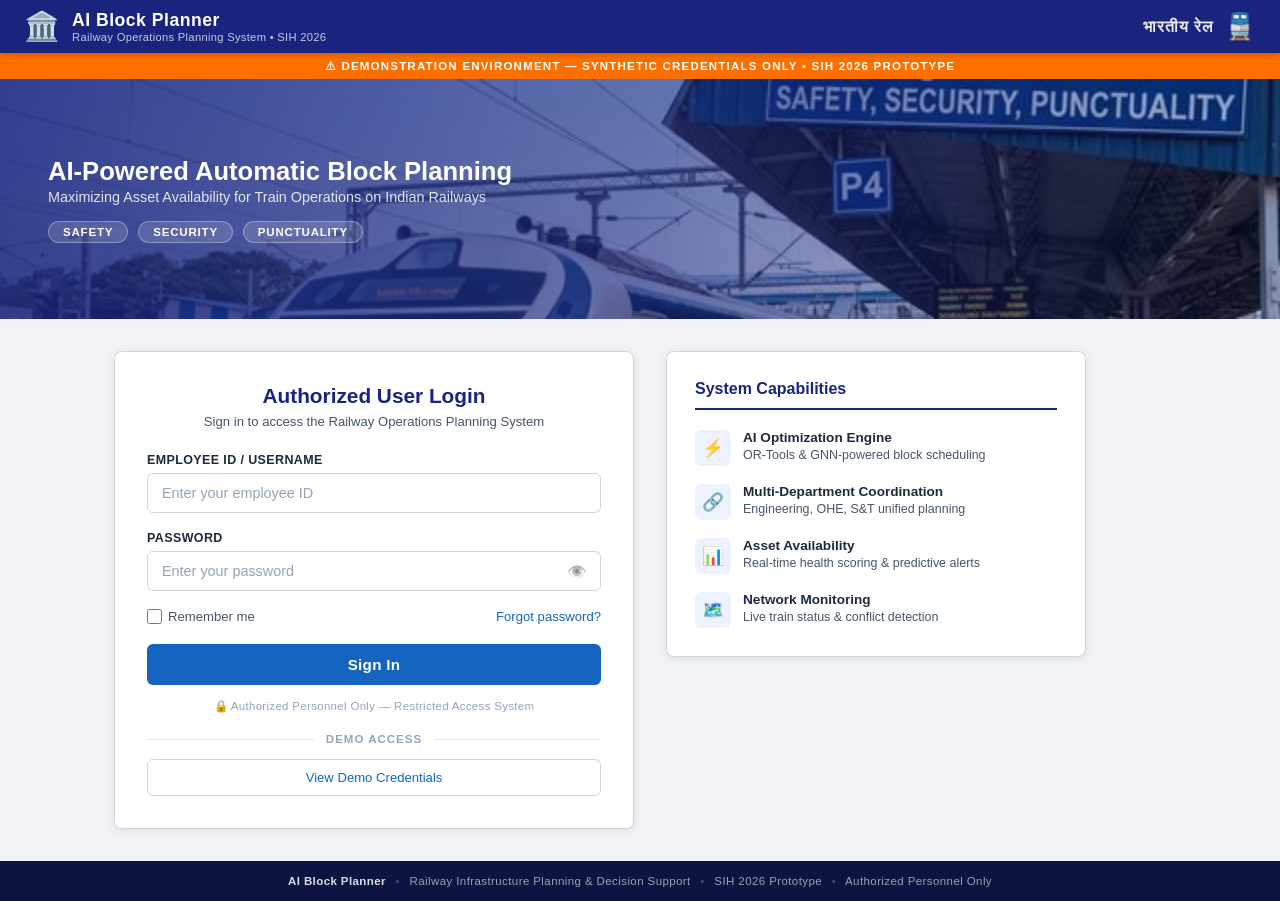
<file: index.html>
<!DOCTYPE html>
<html lang="en">
<head>
    <meta charset="UTF-8">
    <meta name="viewport" content="width=device-width, initial-scale=1.0">
    <title>AI Block Planner — Railway Operations Planning System | SIH 2026</title>
    <link rel="stylesheet" href="styles.css?v=2">
    <link rel="stylesheet" href="network-control.css?v=2">
</head>
<body>

    <!-- Government Sidebar Navigation -->
    <nav class="global-nav">
        <div class="sidebar-header">
            <div class="sidebar-logo">IR</div>
            <div>
                <div class="sidebar-title">AI Block Planner</div>
                <div class="sidebar-subtitle">SIH 2026 Prototype</div>
            </div>
        </div>

        <div class="sidebar-section-label">Main</div>
        <div class="nav-item active" id="nav-dashboard" title="Dashboard" onclick="switchPage('dashboard')">
            <span class="nav-icon">📊</span>
            <span class="nav-label">Dashboard</span>
        </div>

        <div class="sidebar-section-label">Maintenance</div>
        <div class="nav-item" id="nav-maintenance" title="Maintenance Tasks" onclick="switchPage('maintenance')">
            <span class="nav-icon">🔧</span>
            <span class="nav-label">Maintenance Tasks</span>
        </div>
        <div class="nav-item" id="nav-defects" title="Defect Log" onclick="switchPage('defects')">
            <span class="nav-icon">⚠</span>
            <span class="nav-label">Defect Log</span>
        </div>
        <div class="nav-item" id="nav-assets" title="Asset Inventory" onclick="switchPage('assets')">
            <span class="nav-icon">🛤</span>
            <span class="nav-label">Asset Inventory</span>
        </div>

        <div class="sidebar-section-label">Monitoring</div>
        <div class="nav-item" id="nav-network" title="Live Railway Network" onclick="switchPage('network')">
            <span class="nav-icon">🌐</span>
            <span class="nav-label">Network Control</span>
        </div>
    </nav>

    <div class="app-content-wrapper">

        <!-- Government Utility Bar -->
        <div class="gov-utility-bar">
            <div class="gov-utility-left">
                Railway Operations Planning System — SIH 2026 Prototype
            </div>
            <div class="gov-utility-right">
                <a href="#">Help</a>
                <span>|</span>
                <a href="#">Contact</a>
                <span>|</span>
                <span id="headerDateTime"></span>
            </div>
        </div>

        <!-- App Header -->
        <header class="app-header">
            <div class="logo-container">
                <div class="logo-text">
                    <h1>AI Block Planner</h1>
                    <p>Automatic Block Planning & Asset Availability Management</p>
                </div>
            </div>

            <div class="header-right">
                <div class="header-status">
                    <span class="status-pulse"></span>
                    <span>System Operational</span>
                </div>
                <button class="btn-secondary" onclick="location.reload()">↻ Refresh</button>
                <div id="userProfile"></div>
            </div>
        </header>

    <!-- Page: Dashboard -->
    <div id="page-dashboard" class="page-view active-page">
        <main class="dashboard-container">

        <!-- Left Sidebar - Controls & Ingestion -->
        <aside class="sidebar">

            <!-- Controls Panel -->
            <section class="glass-panel">
                <h3 class="control-title">AI Solver Console</h3>

                <div class="slider-group">
                    <div class="slider-label">
                        <span>Punctuality Weight (w1)</span>
                        <span id="w1Val">70%</span>
                    </div>
                    <input type="range" id="w1Slider" min="0" max="100" value="70" class="slider-input">
                </div>

                <div class="slider-group">
                    <div class="slider-label">
                        <span>Maintenance Weight (w3)</span>
                        <span id="w3Val">30%</span>
                    </div>
                    <input type="range" id="w3Slider" min="0" max="100" value="30" class="slider-input">
                </div>

                <div style="margin-bottom: 20px;">
                    <label style="display: block; font-size: 0.78rem; color: var(--text-muted); margin-bottom: 6px; font-weight: 600;">AI Optimization Model</label>
                    <select style="width:100%; padding: 10px; background: #ffffff; border: 1px solid var(--border-color); border-radius: 5px; color: var(--text-main); font-family: var(--font-body); outline: none; font-size: 0.85rem;">
                        <option value="milp">Google OR-Tools CP-SAT (MILP)</option>
                        <option value="rl">Deep Q-Network (Real-time RL)</option>
                        <option value="ga">Hybrid Genetic Algorithm</option>
                    </select>
                </div>

                <button class="btn-primary" id="optButton">
                    <span>⚡</span> Run AI Optimization
                </button>
            </section>

            <!-- Pending Maintenance Requests -->
            <section class="glass-panel" style="flex-grow: 1;">
                <h3 class="control-title">
                    <span>Pending Block Requests (3)</span>
                    <span style="font-size: 0.72rem; color: var(--success); font-weight: 500;">● Live Feed</span>
                </h3>

                <div class="requests-list">
                    <div class="request-card engg">
                        <div class="request-header">
                            <span class="dept-badge">Civil Engg</span>
                            <span>BLK-001</span>
                        </div>
                        <h4 class="request-title">Track Tamping (CSM-49)</h4>
                        <div class="request-details">
                            <span>Sec: KJM - WFD</span>
                            <span style="color: var(--danger);">10:00 - 13:00</span>
                        </div>
                    </div>

                    <div class="request-card ohe">
                        <div class="request-header">
                            <span class="dept-badge">Elec / TRD</span>
                            <span>BLK-002</span>
                        </div>
                        <h4 class="request-title">OHE Wire Replacement</h4>
                        <div class="request-details">
                            <span>Sec: KJM - WFD</span>
                            <span style="color: var(--danger);">11:30 - 13:30</span>
                        </div>
                    </div>

                    <div class="request-card st">
                        <div class="request-header">
                            <span class="dept-badge">S&T</span>
                            <span>BLK-003</span>
                        </div>
                        <h4 class="request-title">Point Machine Testing</h4>
                        <div class="request-details">
                            <span>Sec: WFD Yard</span>
                            <span style="color: var(--danger);">15:00 - 16:30</span>
                        </div>
                    </div>
                </div>
            </section>
        </aside>

        <!-- Right Side - Visualizer & Logs -->
        <div class="main-content">

            <!-- Metrics Bar -->
            <div class="metrics-row">
                <div class="glass-panel metric-card">
                    <div class="metric-header">Train Delay Minutes</div>
                    <div class="metric-value" id="kpiDelayVal">
                        165m
                    </div>
                    <div class="metric-change" id="kpiDelayChg">Base</div>
                    <div class="metric-footer">Across SBC-BWT division today</div>
                </div>

                <div class="glass-panel metric-card engg">
                    <div class="metric-header">Block Sync Efficiency</div>
                    <div class="metric-value" id="kpiEffVal">
                        58.0%
                    </div>
                    <div class="metric-change" id="kpiEffChg">Base</div>
                    <div class="metric-footer">Overlapping block integration rate</div>
                </div>

                <div class="glass-panel metric-card ohe">
                    <div class="metric-header">Asset Availability Index</div>
                    <div class="metric-value" id="kpiAvailVal">
                        94.2%
                    </div>
                    <div class="metric-change" id="kpiAvailChg">Base</div>
                    <div class="metric-footer">Target: >95.0% for track corridor</div>
                </div>

                <div class="glass-panel metric-card st">
                    <div class="metric-header">Scheduled Maintenance</div>
                    <div class="metric-value" id="kpiBlocksVal">
                        3 Siloed
                    </div>
                    <div style="font-size: 0.82rem; color: var(--text-muted); margin-top: 4px;">Planned slots on route</div>
                    <div class="metric-footer">S&T, Civil, and OHE slots</div>
                </div>
            </div>

            <!-- Time Space String Chart Visualizer -->
            <section class="glass-panel chart-container">
                <div class="chart-header">
                    <h3 style="font-family: var(--font-heading); font-size: 1.1rem; font-weight:600; color: var(--text-main);">Time-Space String Chart (Live Dispatch Console)</h3>

                    <div class="chart-legend">
                        <div class="legend-item">
                            <span class="legend-line" style="background: #10b981;"></span>
                            <span>Vande Bharat/Rajdhani</span>
                        </div>
                        <div class="legend-item">
                            <span class="legend-line" style="background: #38bdf8;"></span>
                            <span>Superfast/Express</span>
                        </div>
                        <div class="legend-item">
                            <span class="legend-line" style="background: #9ca3af; border-top: 1px dashed #9ca3af; height: 0;"></span>
                            <span>Freight Cargo</span>
                        </div>
                        <div class="legend-item">
                            <span class="legend-color" style="background: var(--engg-color);"></span>
                            <span>Track Block</span>
                        </div>
                        <div class="legend-item">
                            <span class="legend-color" style="background: var(--ohe-color);"></span>
                            <span>OHE Block</span>
                        </div>
                        <div class="legend-item">
                            <span class="legend-color" style="background: var(--st-color);"></span>
                            <span>S&T Block</span>
                        </div>
                    </div>
                </div>

                <!-- Solver Overlay during optimization -->
                <div class="solver-overlay" id="solverOverlay">
                    <div class="spinner"></div>
                    <div class="solver-text">Running AI Optimization Engine...</div>
                </div>

                <!-- SVG Plot Area -->
                <svg id="timeSpaceChart" viewBox="0 0 900 500" class="time-space-svg"></svg>
            </section>

            <!-- Logs & Alerts Bottom Row -->
            <div class="logs-container">

                <!-- Conflict Alerts -->
                <section class="glass-panel" style="display: flex; flex-direction: column;">
                    <h3 class="control-title" style="margin-bottom:12px;">Conflict Detection Alerts</h3>
                    <div class="alert-board" id="alertList">
                    </div>
                </section>

                <!-- Terminal Execution Log -->
                <section class="glass-panel" style="display: flex; flex-direction: column;">
                    <h3 class="control-title" style="margin-bottom:12px;">System Terminal Output</h3>
                    <div class="terminal-log" id="terminalLog">
                    </div>
                </section>

            </div>

        </div>

        </main>
    </div> <!-- End Page: Dashboard -->

    <!-- Page: Maintenance -->
    <div id="page-maintenance" class="page-view">
        <div class="page-header" style="display: flex; justify-content: space-between; align-items: center; padding: 24px 28px 12px 28px;">
            <div>
                <h2 style="color: var(--text-main); font-family: var(--font-heading); font-size: 1.4rem; margin-bottom: 4px;">Maintenance Planning Register</h2>
                <p style="color: var(--text-muted); font-size: 0.82rem;">Manage engineering, OHE, and S&T maintenance activities.</p>
            </div>
            <div class="page-actions">
                <button class="btn-primary" onclick="openMaintenanceModal()">+ New Request</button>
            </div>
        </div>

        <div style="padding: 0 28px 28px 28px; display: flex; flex-direction: column; gap: 16px;">
            <div class="glass-panel" style="display: flex; justify-content: space-between; align-items: center; padding: 12px 18px;">
                <div style="display: flex; gap: 12px;">
                    <input type="text" id="maintenanceSearch" placeholder="Search tasks..." style="padding: 8px 14px; border-radius: 5px; background: #ffffff; border: 1px solid var(--border-color); color: var(--text-main); width: 240px; font-family: var(--font-body); font-size: 0.85rem;">
                    <select id="maintenanceDeptFilter" style="padding: 8px 14px; border-radius: 5px; background: #ffffff; border: 1px solid var(--border-color); color: var(--text-main); font-family: var(--font-body); font-size: 0.85rem;">
                        <option value="all">All Departments</option>
                        <option value="Engineering">Civil Engineering</option>
                        <option value="Traction Distribution">Electrical (TRD)</option>
                        <option value="Signal & Telecommunication">S&T</option>
                    </select>
                </div>
                <button class="btn-secondary" onclick="recalculatePriorities()">Recalculate Priorities</button>
            </div>

            <div class="table-container">
                <table class="data-table" w-100>
                    <thead>
                        <tr>
                            <th>Task ID</th>
                            <th>Department</th>
                            <th>Work Type</th>
                            <th>Location</th>
                            <th>Duration</th>
                            <th>Priority Score</th>
                            <th>Status</th>
                            <th>Actions</th>
                        </tr>
                    </thead>
                    <tbody id="maintenance-tbody">
                        <tr><td colspan="8" style="text-align: center; padding: 20px;">Loading maintenance tasks...</td></tr>
                    </tbody>
                </table>
            </div>
        </div>
    </div>

    <!-- Page: Defects -->
    <div id="page-defects" class="page-view">
        <div class="page-header" style="display: flex; justify-content: space-between; align-items: center; padding: 24px 28px 12px 28px;">
            <div>
                <h2 style="color: var(--text-main); font-family: var(--font-heading); font-size: 1.4rem; margin-bottom: 4px;">Defect Management Register</h2>
                <p style="color: var(--text-muted); font-size: 0.82rem;">Track and address infrastructure defects reported across the network.</p>
            </div>
            <div class="page-actions">
                <button class="btn-primary" onclick="openDefectModal()">+ Report Defect</button>
            </div>
        </div>

        <div style="padding: 0 28px 28px 28px; display: flex; flex-direction: column; gap: 16px;">
            <div class="glass-panel" style="display: flex; justify-content: space-between; align-items: center; padding: 12px 18px;">
                <div style="display: flex; gap: 12px;">
                    <input type="text" id="defectSearch" placeholder="Search defects..." style="padding: 8px 14px; border-radius: 5px; background: #ffffff; border: 1px solid var(--border-color); color: var(--text-main); width: 240px; font-family: var(--font-body); font-size: 0.85rem;">
                </div>
            </div>

            <div class="table-container">
                <table class="data-table" w-100>
                    <thead>
                        <tr>
                            <th>Defect ID</th>
                            <th>Description</th>
                            <th>Corridor</th>
                            <th>Severity</th>
                            <th>Status</th>
                            <th>Date Reported</th>
                            <th>Actions</th>
                        </tr>
                    </thead>
                    <tbody id="defects-tbody">
                        <tr><td colspan="7" style="text-align: center; padding: 20px;">Loading defect logs...</td></tr>
                    </tbody>
                </table>
            </div>
        </div>
    </div>

    <!-- Page: Assets -->
    <div id="page-assets" class="page-view">
        <div class="page-header" style="display: flex; justify-content: space-between; align-items: center; padding: 24px 28px 12px 28px;">
            <div>
                <h2 style="color: var(--text-main); font-family: var(--font-heading); font-size: 1.4rem; margin-bottom: 4px;">Asset Inventory Register</h2>
                <p style="color: var(--text-muted); font-size: 0.82rem;">Manage track sections, OHE infrastructure, and signaling points.</p>
            </div>
        </div>

        <div style="padding: 0 28px 28px 28px; display: flex; flex-direction: column; gap: 16px;">
            <div class="glass-panel" style="display: flex; justify-content: space-between; align-items: center; padding: 12px 18px;">
                <div style="display: flex; gap: 12px;">
                    <input type="text" id="assetSearch" placeholder="Search assets..." style="padding: 8px 14px; border-radius: 5px; background: #ffffff; border: 1px solid var(--border-color); color: var(--text-main); width: 240px; font-family: var(--font-body); font-size: 0.85rem;">
                    <select id="assetTypeFilter" style="padding: 8px 14px; border-radius: 5px; background: #ffffff; border: 1px solid var(--border-color); color: var(--text-main); font-family: var(--font-body); font-size: 0.85rem;">
                        <option value="all">All Asset Types</option>
                        <option value="Track Section">Track Section</option>
                        <option value="OHE">OHE</option>
                        <option value="Signal Point">Signal Point</option>
                    </select>
                </div>
            </div>

            <div class="table-container">
                <table class="data-table" w-100>
                    <thead>
                        <tr>
                            <th>Asset ID</th>
                            <th>Type</th>
                            <th>Location</th>
                            <th>Health Score</th>
                            <th>Last Maintained</th>
                        </tr>
                    </thead>
                    <tbody id="assets-tbody">
                        <tr><td colspan="5" style="text-align: center; padding: 20px;">Loading assets...</td></tr>
                    </tbody>
                </table>
            </div>
        </div>
    </div>

    <!-- Page: Network Control -->
    <div id="page-network" class="page-view">
        <div class="nc-page-header">
            <h2>Railway Network Control <span class="nc-live-badge">Live</span></h2>
        </div>

        <div class="nc-layout">
            <!-- Left: Train Cards -->
            <div class="nc-train-list">
                <div class="nc-train-list-header">
                    <h3>Live Train Status</h3>
                </div>
                <div id="nc-train-cards"></div>
            </div>

            <!-- Center: Map -->
            <div class="nc-map-area">
                <div class="nc-map-header">
                    <h3>◉ Network Map</h3>
                </div>
                <div class="nc-map-container" id="nc-map-container">
                    <!-- Pan/Zoom SVG map injected dynamically by network-control.js -->
                </div>

            </div>

            <!-- Right: Overview + Conflicts -->
            <div class="nc-right-col">
                <div class="nc-overview">
                    <h3>Network Overview</h3>
                    <div class="nc-kpi-grid" id="nc-kpi-grid"></div>
                </div>

                <div class="nc-performance">
                    <h3>Performance</h3>
                    <div id="nc-performance-data"></div>
                </div>

                <div class="nc-conflicts">
                    <h3>⚠ Active Conflicts</h3>
                    <div id="nc-conflicts-list"></div>
                </div>
            </div>
        </div>

        <div class="nc-toast" id="nc-toast"></div>
    </div>

    <!-- Government Footer -->
    <footer class="gov-footer">
        <div class="gov-footer-left">
            <strong>AI Block Planner</strong> — Railway Infrastructure Planning & Decision Support
        </div>
        <div class="gov-footer-right">
            <a href="#">About</a> |
            <a href="#">Help</a> |
            <a href="#">Accessibility</a> |
            Prototype • SIH 2026 |
            Data Source: Demonstration Dataset
        </div>
    </footer>

    </div> <!-- End App Content Wrapper -->

    <!-- Floating Info Popup Tooltip -->
    <div class="info-popup" id="infoPopup"></div>

    <script src="auth.js"></script>
    <script src="app.js"></script>
    <script src="maintenance.js"></script>
    <script src="defects.js"></script>
    <script src="assets.js"></script>
    <script src="network-control.js"></script>
    <script>
        // Update header date/time
        function updateHeaderTime() {
            const el = document.getElementById('headerDateTime');
            if (el) {
                const now = new Date();
                el.textContent = now.toLocaleDateString('en-IN', { day: '2-digit', month: 'short', year: 'numeric' }) + ' ' + now.toLocaleTimeString('en-IN', { hour: '2-digit', minute: '2-digit' });
            }
        }
        updateHeaderTime();
        setInterval(updateHeaderTime, 60000);
    </script>
</body>
</html>
</file>
<file: styles.css>
/* Indian Government / Railway Enterprise Design System */
@import url('https://fonts.googleapis.com/css2?family=Inter:wght@300;400;500;600;700&family=JetBrains+Mono:wght@400;500&family=Outfit:wght@400;500;600;700;800&display=swap');

/* ── Government Railway Color System ── */
:root {
    --bg-main: #f0f2f5;
    --bg-card: #ffffff;
    --bg-sidebar: #1b2a4a;
    --bg-header: #0d1b3e;
    --bg-utility: #0a1628;
    --border-color: #d9dde3;
    --border-glow: rgba(26, 35, 126, 0.12);

    --primary: #1a237e;          /* Railway Deep Navy */
    --primary-light: #283593;
    --primary-glow: rgba(26, 35, 126, 0.15);

    --accent: #b71c1c;           /* Railway Maroon-Red */
    --accent-light: #d32f2f;

    --engg-color: #5c6bc0;       /* Engineering - Indigo */
    --engg-glow: rgba(92, 107, 192, 0.15);

    --ohe-color: #e53935;        /* OHE/Electrical - Red */
    --ohe-glow: rgba(229, 57, 53, 0.15);

    --st-color: #ef6c00;         /* S&T - Amber-Orange */
    --st-glow: rgba(239, 108, 0, 0.15);

    --success: #2e7d32;          /* Green */
    --danger: #c62828;           /* Deep Red */
    --warning: #e65100;          /* Amber */
    --info: #1565c0;             /* Blue */

    --text-main: #1a1a2e;
    --text-muted: #5f6368;
    --text-dim: #9aa0a6;
    --text-on-dark: #f3f4f6;

    --font-heading: 'Inter', sans-serif;
    --font-body: 'Inter', sans-serif;
    --font-mono: 'JetBrains Mono', monospace;
}

* {
    box-sizing: border-box;
    margin: 0;
    padding: 0;
}

body {
    background-color: var(--bg-main);
    color: var(--text-main);
    font-family: var(--font-body);
    min-height: 100vh;
    overflow-x: hidden;
}

/* ── Government Utility Bar ── */
.gov-utility-bar {
    background: var(--bg-utility);
    color: #b0bec5;
    display: flex;
    justify-content: space-between;
    align-items: center;
    padding: 4px 24px;
    font-size: 0.7rem;
    border-bottom: 2px solid var(--accent);
    flex-shrink: 0;
}

.gov-utility-bar a,
.gov-utility-bar span {
    color: #b0bec5;
    text-decoration: none;
    margin: 0 8px;
    cursor: pointer;
    transition: color 0.15s;
}

.gov-utility-bar a:hover { color: #ffffff; }

.gov-utility-left {
    display: flex;
    align-items: center;
    gap: 6px;
    font-weight: 500;
    letter-spacing: 0.3px;
}

.gov-utility-right {
    display: flex;
    align-items: center;
    gap: 4px;
}

/* ── Cards ── */
.glass-panel {
    background: var(--bg-card);
    border: 1px solid var(--border-color);
    border-radius: 8px;
    padding: 20px;
    box-shadow: 0 1px 3px rgba(0,0,0,0.06);
    transition: box-shadow 0.2s ease;
}

.glass-panel:hover {
    box-shadow: 0 2px 8px rgba(0,0,0,0.08);
}

/* ── App Layout ── */
body {
    display: flex;
}

/* Sidebar Navigation */
.global-nav {
    width: 240px;
    background: var(--bg-sidebar);
    display: flex;
    flex-direction: column;
    padding: 0;
    gap: 0;
    position: sticky;
    top: 0;
    height: 100vh;
    z-index: 200;
    overflow-y: auto;
    flex-shrink: 0;
    border-right: 1px solid rgba(255,255,255,0.08);
}

.sidebar-header {
    padding: 20px 18px;
    border-bottom: 1px solid rgba(255,255,255,0.08);
    display: flex;
    align-items: center;
    gap: 10px;
}

.sidebar-header .sidebar-logo {
    width: 36px;
    height: 36px;
    background: linear-gradient(135deg, #fff, #e3f2fd);
    border-radius: 6px;
    display: flex;
    align-items: center;
    justify-content: center;
    font-size: 1.1rem;
    font-weight: 700;
    color: var(--primary);
    flex-shrink: 0;
}

.sidebar-header .sidebar-title {
    font-size: 0.85rem;
    font-weight: 700;
    color: #ffffff;
    line-height: 1.2;
}

.sidebar-header .sidebar-subtitle {
    font-size: 0.62rem;
    color: rgba(255,255,255,0.5);
    text-transform: uppercase;
    letter-spacing: 0.8px;
}

.sidebar-section-label {
    padding: 16px 18px 6px 18px;
    font-size: 0.62rem;
    font-weight: 700;
    color: rgba(255,255,255,0.35);
    text-transform: uppercase;
    letter-spacing: 1.5px;
}

.nav-item {
    display: flex;
    align-items: center;
    gap: 10px;
    padding: 9px 18px;
    color: rgba(255,255,255,0.65);
    font-size: 0.82rem;
    font-weight: 500;
    cursor: pointer;
    transition: all 0.15s;
    border-left: 3px solid transparent;
    text-decoration: none;
}

.nav-item:hover {
    color: #ffffff;
    background: rgba(255,255,255,0.06);
}

.nav-item.active {
    color: #ffffff;
    background: rgba(255,255,255,0.1);
    border-left-color: #e3f2fd;
    font-weight: 600;
}

.nav-item .nav-icon {
    font-size: 1rem;
    width: 20px;
    text-align: center;
    flex-shrink: 0;
}

/* ── Main Content Area ── */
.app-content-wrapper {
    flex: 1;
    display: flex;
    flex-direction: column;
    min-width: 0;
    min-height: 100vh;
    background: var(--bg-main);
}

.page-view {
    display: none;
    flex: 1;
}

.page-view.active-page {
    display: block;
    animation: fadeIn 0.2s ease;
}

@keyframes fadeIn {
    from { opacity: 0; }
    to { opacity: 1; }
}

/* ── App Header ── */
.app-header {
    display: flex;
    justify-content: space-between;
    align-items: center;
    padding: 12px 28px;
    border-bottom: 1px solid var(--border-color);
    background: #ffffff;
    position: sticky;
    top: 0;
    z-index: 100;
}

.logo-container {
    display: flex;
    align-items: center;
    gap: 12px;
}

.logo-icon {
    font-size: 1.5rem;
    color: var(--primary);
    font-weight: 800;
    font-family: var(--font-heading);
}

.logo-text h1 {
    font-family: var(--font-heading);
    font-size: 1.15rem;
    font-weight: 700;
    letter-spacing: -0.3px;
    color: var(--primary);
}

.logo-text p {
    font-size: 0.68rem;
    color: var(--text-muted);
    font-family: var(--font-mono);
    text-transform: uppercase;
    letter-spacing: 0.5px;
}

.header-right {
    display: flex;
    gap: 12px;
    align-items: center;
}

.header-status {
    display: flex;
    align-items: center;
    gap: 6px;
    font-size: 0.78rem;
    background: rgba(46, 125, 50, 0.08);
    color: var(--success);
    border: 1px solid rgba(46, 125, 50, 0.2);
    padding: 5px 12px;
    border-radius: 4px;
    font-weight: 500;
}

.status-pulse {
    width: 7px;
    height: 7px;
    background-color: var(--success);
    border-radius: 50%;
    animation: pulse 1.6s infinite;
}

@keyframes pulse {
    0% { box-shadow: 0 0 0 0 rgba(46, 125, 50, 0.5); }
    70% { box-shadow: 0 0 0 6px rgba(46, 125, 50, 0); }
    100% { box-shadow: 0 0 0 0 rgba(46, 125, 50, 0); }
}

/* ── Dashboard Layout ── */
.dashboard-container {
    display: grid;
    grid-template-columns: 300px 1fr;
    gap: 20px;
    padding: 20px 28px;
    max-width: 1800px;
    margin: 0 auto;
}

.sidebar {
    display: flex;
    flex-direction: column;
    gap: 20px;
}

.main-content {
    display: flex;
    flex-direction: column;
    gap: 20px;
}

/* ── Metrics Row ── */
.metrics-row {
    display: grid;
    grid-template-columns: repeat(4, 1fr);
    gap: 14px;
}

.metric-card {
    position: relative;
    overflow: hidden;
}

.metric-card::before {
    content: '';
    position: absolute;
    top: 0;
    left: 0;
    width: 4px;
    height: 100%;
    background: var(--primary);
}

.metric-card.engg::before { background: var(--engg-color); }
.metric-card.ohe::before { background: var(--ohe-color); }
.metric-card.st::before { background: var(--st-color); }

.metric-header {
    font-size: 0.72rem;
    color: var(--text-muted);
    font-family: var(--font-heading);
    text-transform: uppercase;
    margin-bottom: 6px;
    letter-spacing: 0.3px;
    font-weight: 600;
}

.metric-value {
    font-size: 1.6rem;
    font-weight: 700;
    font-family: var(--font-heading);
    display: flex;
    align-items: baseline;
    gap: 6px;
    color: var(--text-main);
}

.metric-change {
    font-size: 0.78rem;
    font-weight: 600;
}

.metric-change.positive { color: var(--success); }
.metric-change.negative { color: var(--danger); }

.metric-footer {
    font-size: 0.7rem;
    color: var(--text-muted);
    margin-top: 4px;
}

/* ── Controls ── */
.control-title {
    font-family: var(--font-heading);
    font-size: 0.95rem;
    font-weight: 600;
    margin-bottom: 14px;
    display: flex;
    justify-content: space-between;
    align-items: center;
    color: var(--text-main);
}

.slider-group {
    margin-bottom: 14px;
}

.slider-label {
    display: flex;
    justify-content: space-between;
    font-size: 0.78rem;
    color: var(--text-muted);
    margin-bottom: 5px;
}

.slider-input {
    width: 100%;
    -webkit-appearance: none;
    height: 5px;
    border-radius: 3px;
    background: #e0e0e0;
    outline: none;
}

.slider-input::-webkit-slider-thumb {
    -webkit-appearance: none;
    width: 16px;
    height: 16px;
    border-radius: 50%;
    background: var(--primary);
    cursor: pointer;
    box-shadow: 0 1px 4px rgba(0,0,0,0.2);
}

/* ── Buttons ── */
.btn-primary {
    background: var(--primary);
    color: #ffffff;
    border: none;
    border-radius: 6px;
    padding: 10px 18px;
    font-family: var(--font-heading);
    font-weight: 600;
    font-size: 0.88rem;
    cursor: pointer;
    width: 100%;
    display: flex;
    justify-content: center;
    align-items: center;
    gap: 8px;
    transition: all 0.15s ease;
}

.btn-primary:hover {
    background: var(--primary-light);
}

.btn-primary:active {
    transform: translateY(0);
}

.btn-secondary {
    background: #ffffff;
    color: var(--text-main);
    border: 1px solid var(--border-color);
    border-radius: 6px;
    padding: 8px 14px;
    font-family: var(--font-heading);
    font-weight: 500;
    font-size: 0.82rem;
    cursor: pointer;
    transition: all 0.15s ease;
}

.btn-secondary:hover {
    background: #f5f5f5;
    border-color: #bdbdbd;
}

/* ── Maintenance Request Cards ── */
.requests-list {
    display: flex;
    flex-direction: column;
    gap: 10px;
    max-height: 380px;
    overflow-y: auto;
    padding-right: 4px;
}

.request-card {
    background: #fafafa;
    border: 1px solid var(--border-color);
    border-radius: 6px;
    padding: 12px;
    position: relative;
    transition: all 0.15s ease;
}

.request-card.engg { border-left: 3px solid var(--engg-color); }
.request-card.ohe { border-left: 3px solid var(--ohe-color); }
.request-card.st { border-left: 3px solid var(--st-color); }

.request-card:hover {
    background: #f5f5f5;
}

.request-header {
    display: flex;
    justify-content: space-between;
    font-size: 0.72rem;
    font-family: var(--font-mono);
    color: var(--text-muted);
    margin-bottom: 4px;
}

.dept-badge {
    padding: 2px 6px;
    border-radius: 3px;
    font-size: 0.62rem;
    font-weight: 700;
    text-transform: uppercase;
}

.request-card.engg .dept-badge { background: rgba(92, 107, 192, 0.12); color: var(--engg-color); }
.request-card.ohe .dept-badge { background: rgba(229, 57, 53, 0.1); color: var(--ohe-color); }
.request-card.st .dept-badge { background: rgba(239, 108, 0, 0.1); color: var(--st-color); }

.request-title {
    font-weight: 600;
    font-size: 0.82rem;
    margin-bottom: 4px;
    color: var(--text-main);
}

.request-details {
    font-size: 0.72rem;
    color: var(--text-muted);
    display: flex;
    justify-content: space-between;
}

/* ── Time-Space Chart ── */
.chart-container {
    position: relative;
    flex-grow: 1;
}

.chart-header {
    display: flex;
    justify-content: space-between;
    align-items: center;
    margin-bottom: 10px;
}

.chart-legend {
    display: flex;
    gap: 14px;
    font-size: 0.75rem;
}

.legend-item {
    display: flex;
    align-items: center;
    gap: 5px;
    color: var(--text-muted);
}

.legend-color {
    width: 10px;
    height: 10px;
    border-radius: 2px;
}

.legend-line {
    width: 18px;
    height: 2px;
}

/* Time Space Chart SVG — keeps dark bg for operational display */
.time-space-svg {
    background: #0e1320;
    border-radius: 6px;
    border: 1px solid #2a3042;
    width: 100%;
    height: 480px;
    display: block;
}

.grid-line { stroke: rgba(255, 255, 255, 0.04); stroke-width: 1; }
.station-line { stroke: rgba(255, 255, 255, 0.08); stroke-dasharray: 4,4; stroke-width: 1; }
.axis-text { fill: #9ca3af; font-size: 11px; font-family: var(--font-mono); }
.station-label { fill: #e2e8f0; font-size: 11px; font-weight: 600; }

.train-path {
    fill: none;
    stroke-linecap: round;
    stroke-linejoin: round;
    transition: all 0.5s ease;
}

.train-path.passenger-sf { stroke: #38bdf8; stroke-width: 2.5; }
.train-path.passenger-exp { stroke: #60a5fa; stroke-width: 2.2; }
.train-path.vande-bharat { stroke: #10b981; stroke-width: 3.5; }
.train-path.freight { stroke: #9ca3af; stroke-width: 1.8; stroke-dasharray: 5,3; }

.train-path:hover { stroke-width: 5px; cursor: pointer; }

.block-zone { opacity: 0.35; rx: 4; ry: 4; transition: all 0.5s ease; }
.block-zone.engg { fill: #5c6bc0; stroke: #5c6bc0; stroke-width: 1.5; }
.block-zone.ohe { fill: #e53935; stroke: #e53935; stroke-width: 1.5; }
.block-zone.st { fill: #ef6c00; stroke: #ef6c00; stroke-width: 1.5; }

.block-zone:hover { opacity: 0.65; cursor: pointer; }

.block-zone-text {
    font-size: 10px;
    fill: #ffffff;
    font-weight: 600;
    pointer-events: none;
}

/* ── Alert Board & Log Terminal ── */
.logs-container {
    display: grid;
    grid-template-columns: 1fr 1fr;
    gap: 14px;
}

.alert-board {
    display: flex;
    flex-direction: column;
    gap: 6px;
    max-height: 200px;
    overflow-y: auto;
}

.alert-item {
    background: rgba(198, 40, 40, 0.04);
    border: 1px solid rgba(198, 40, 40, 0.12);
    border-left: 3px solid var(--danger);
    border-radius: 4px;
    padding: 8px 12px;
    display: flex;
    align-items: start;
    gap: 8px;
    font-size: 0.78rem;
}

.alert-item.resolved {
    background: rgba(46, 125, 50, 0.04);
    border: 1px solid rgba(46, 125, 50, 0.12);
    border-left: 3px solid var(--success);
}

.alert-icon { font-weight: bold; }
.alert-message { flex-grow: 1; color: var(--text-main); }
.alert-time { color: var(--text-muted); font-family: var(--font-mono); font-size: 0.72rem; }

.terminal-log {
    background: #0d1117;
    border: 1px solid #30363d;
    border-radius: 6px;
    padding: 14px;
    font-family: var(--font-mono);
    font-size: 0.72rem;
    height: 180px;
    overflow-y: auto;
    color: #a7f3d0;
}

.terminal-line { margin-bottom: 5px; line-height: 1.4; white-space: pre-wrap; }
.terminal-line.info { color: #60a5fa; }
.terminal-line.warning { color: #f59e0b; }
.terminal-line.success { color: #34d399; }
.terminal-line.system { color: #9ca3af; }

/* ── Scrollbar ── */
::-webkit-scrollbar { width: 6px; height: 6px; }
::-webkit-scrollbar-track { background: #f0f0f0; }
::-webkit-scrollbar-thumb { background: #c0c0c0; border-radius: 999px; }
::-webkit-scrollbar-thumb:hover { background: #a0a0a0; }

/* ── Info Popup Tooltip ── */
.info-popup {
    position: absolute;
    background: rgba(13, 27, 62, 0.95);
    border: 1px solid var(--primary);
    border-radius: 6px;
    padding: 10px;
    box-shadow: 0 4px 16px rgba(0,0,0,0.3);
    font-size: 0.78rem;
    z-index: 1000;
    pointer-events: none;
    display: none;
    max-width: 250px;
    color: #e2e8f0;
}

.info-popup h4 {
    font-family: var(--font-heading);
    margin-bottom: 5px;
    color: #ffffff;
    border-bottom: 1px solid rgba(255,255,255,0.15);
    padding-bottom: 4px;
}

.info-popup p {
    margin-bottom: 3px;
    display: flex;
    justify-content: space-between;
}

/* ── Tables ── */
.table-container {
    background: var(--bg-card);
    border: 1px solid var(--border-color);
    border-radius: 6px;
    overflow-x: auto;
}

.data-table {
    width: 100%;
    border-collapse: collapse;
    text-align: left;
}

.data-table th {
    font-family: var(--font-heading);
    color: var(--text-muted);
    font-size: 0.72rem;
    text-transform: uppercase;
    padding: 12px 20px;
    border-bottom: 2px solid var(--border-color);
    background: #fafafa;
    font-weight: 600;
    letter-spacing: 0.3px;
}

.data-table td {
    padding: 12px 20px;
    border-bottom: 1px solid #f0f0f0;
    font-size: 0.82rem;
    color: var(--text-main);
}

.data-table tr:hover td {
    background: #f8f9fa;
}

.data-table tr:last-child td {
    border-bottom: none;
}

/* ── Badges ── */
.badge {
    display: inline-block;
    padding: 3px 8px;
    border-radius: 3px;
    font-size: 0.68rem;
    font-weight: 600;
    text-transform: uppercase;
    font-family: var(--font-mono);
    letter-spacing: 0.2px;
}

.badge-engg { background: rgba(92, 107, 192, 0.1); color: var(--engg-color); border: 1px solid rgba(92, 107, 192, 0.2); }
.badge-ohe { background: rgba(229, 57, 53, 0.08); color: var(--ohe-color); border: 1px solid rgba(229, 57, 53, 0.15); }
.badge-st { background: rgba(239, 108, 0, 0.08); color: var(--st-color); border: 1px solid rgba(239, 108, 0, 0.15); }

.badge-critical { background: rgba(198, 40, 40, 0.08); color: var(--danger); border: 1px solid rgba(198, 40, 40, 0.15); }
.badge-high { background: rgba(230, 81, 0, 0.08); color: var(--warning); border: 1px solid rgba(230, 81, 0, 0.15); }
.badge-medium { background: rgba(46, 125, 50, 0.08); color: var(--success); border: 1px solid rgba(46, 125, 50, 0.15); }
.badge-low { background: rgba(158, 158, 158, 0.1); color: var(--text-muted); border: 1px solid rgba(158, 158, 158, 0.2); }

.badge-warning { background: rgba(230, 81, 0, 0.08); color: var(--warning); }
.badge-success { background: rgba(46, 125, 50, 0.08); color: var(--success); }
.badge-info { background: rgba(21, 101, 192, 0.08); color: var(--info); }
.badge-default { background: #f0f0f0; color: var(--text-muted); }

/* ── Action Buttons ── */
.action-btn {
    background: #f5f5f5;
    border: 1px solid var(--border-color);
    color: var(--text-muted);
    border-radius: 4px;
    padding: 5px 7px;
    cursor: pointer;
    transition: all 0.15s;
    display: flex;
    align-items: center;
    justify-content: center;
}

.action-btn:hover {
    background: #e8e8e8;
    color: var(--text-main);
}

/* ── Solver Overlay ── */
.solver-overlay {
    position: absolute;
    top: 0; left: 0; right: 0; bottom: 0;
    background: rgba(255,255,255,0.85);
    border-radius: 6px;
    display: flex;
    flex-direction: column;
    justify-content: center;
    align-items: center;
    z-index: 50;
    opacity: 0;
    pointer-events: none;
    transition: opacity 0.3s ease;
}

.solver-overlay.active {
    opacity: 1;
    pointer-events: auto;
}

.spinner {
    width: 40px;
    height: 40px;
    border: 3px solid #e0e0e0;
    border-radius: 50%;
    border-top-color: var(--primary);
    animation: spin 1s ease-in-out infinite;
}

@keyframes spin { to { transform: rotate(360deg); } }

.solver-text {
    margin-top: 14px;
    font-family: var(--font-heading);
    font-weight: 600;
    color: var(--text-main);
    letter-spacing: 0.3px;
    font-size: 0.9rem;
}

/* ── Government Footer ── */
.gov-footer {
    background: var(--bg-header);
    color: rgba(255,255,255,0.6);
    padding: 16px 28px;
    font-size: 0.7rem;
    display: flex;
    justify-content: space-between;
    align-items: center;
    border-top: 2px solid var(--accent);
    flex-shrink: 0;
}

.gov-footer a {
    color: rgba(255,255,255,0.6);
    text-decoration: none;
    margin: 0 8px;
}

.gov-footer a:hover {
    color: #ffffff;
}

.gov-footer-left {
    font-weight: 500;
}

.gov-footer-right {
    display: flex;
    align-items: center;
    gap: 4px;
}

/* ── User Profile Widget ── */
#userProfile { position: relative; }
.profile-widget {
    display: flex; align-items: center; gap: 8px;
    padding: 5px 12px 5px 6px;
    background: #f5f5f5;
    border: 1px solid var(--border-color);
    border-radius: 6px; cursor: pointer;
    transition: all 0.15s;
}
.profile-widget:hover { background: #eeeeee; }
.profile-avatar {
    width: 32px; height: 32px; border-radius: 6px;
    background: var(--primary);
    display: flex; align-items: center; justify-content: center;
    font-size: 0.7rem; font-weight: 700; color: #fff;
    font-family: var(--font-heading);
}
.profile-info { display: flex; flex-direction: column; }
.profile-name { font-size: 0.78rem; font-weight: 600; color: var(--text-main); }
.profile-role { font-size: 0.65rem; color: var(--text-muted); font-family: var(--font-mono); }
.profile-chevron { font-size: 0.65rem; color: var(--text-dim); margin-left: 4px; }
.profile-dropdown {
    display: none; position: absolute; top: calc(100% + 6px); right: 0;
    background: #ffffff; border: 1px solid var(--border-color);
    border-radius: 8px; padding: 10px; min-width: 220px;
    box-shadow: 0 8px 24px rgba(0,0,0,0.12); z-index: 200;
}
.profile-dropdown.visible { display: block; }
.dropdown-header { display: flex; align-items: center; gap: 10px; padding-bottom: 8px; }
.dropdown-avatar {
    width: 36px; height: 36px; border-radius: 6px;
    background: var(--primary);
    display: flex; align-items: center; justify-content: center;
    font-size: 0.75rem; font-weight: 700; color: #fff;
}
.dropdown-name { font-size: 0.82rem; font-weight: 600; color: var(--text-main); }
.dropdown-dept { font-size: 0.68rem; color: var(--text-muted); }
.dropdown-empid { font-size: 0.65rem; color: var(--text-dim); font-family: var(--font-mono); }
.dropdown-divider { height: 1px; background: var(--border-color); margin: 6px 0; }
.dropdown-item {
    width: 100%; padding: 8px 10px;
    background: none; border: none; border-radius: 4px;
    color: var(--text-muted); font-family: var(--font-body);
    font-size: 0.78rem; cursor: pointer; text-align: left;
    display: flex; align-items: center; gap: 8px;
    transition: all 0.1s;
}
.dropdown-item:hover { background: #f5f5f5; color: var(--text-main); }

/* ── Responsive ── */
@media (max-width: 1200px) {
    .dashboard-container { grid-template-columns: 1fr; }
    .metrics-row { grid-template-columns: repeat(2, 1fr); }
}

@media (max-width: 768px) {
    .global-nav { width: 60px; }
    .nav-item .nav-label { display: none; }
    .sidebar-header .sidebar-title,
    .sidebar-header .sidebar-subtitle,
    .sidebar-section-label { display: none; }
}
</file>
<file: network-control.css>
/* ═══════════════════════════════════════════════════════════════
   NETWORK CONTROL — Government Railway Theme
   All styles scoped under #page-network
   ═══════════════════════════════════════════════════════════════ */

#page-network {
    --nc-green: #2e7d32;
    --nc-green-bg: rgba(46, 125, 50, 0.06);
    --nc-green-border: rgba(46, 125, 50, 0.18);
    --nc-amber: #e65100;
    --nc-amber-bg: rgba(230, 81, 0, 0.06);
    --nc-amber-border: rgba(230, 81, 0, 0.18);
    --nc-red: #c62828;
    --nc-red-bg: rgba(198, 40, 40, 0.06);
    --nc-red-border: rgba(198, 40, 40, 0.18);
    --nc-blue: #1565c0;
    --nc-blue-bg: rgba(21, 101, 192, 0.06);
    --nc-blue-border: rgba(21, 101, 192, 0.18);
}

/* ── Page Header ── */
#page-network .nc-page-header {
    display: flex;
    justify-content: space-between;
    align-items: center;
    padding: 20px 28px 12px 28px;
}

#page-network .nc-page-header h2 {
    font-family: var(--font-heading);
    font-size: 1.3rem;
    font-weight: 700;
    color: var(--text-main);
    display: flex;
    align-items: center;
    gap: 10px;
}

#page-network .nc-page-header .nc-live-badge {
    font-size: 0.65rem;
    font-weight: 600;
    padding: 3px 9px;
    border-radius: 3px;
    background: var(--nc-green-bg);
    color: var(--nc-green);
    border: 1px solid var(--nc-green-border);
    display: inline-flex;
    align-items: center;
    gap: 5px;
    font-family: var(--font-mono);
}

#page-network .nc-page-header .nc-live-badge::before {
    content: '';
    width: 5px;
    height: 5px;
    border-radius: 50%;
    background: var(--nc-green);
    animation: pulse 1.6s infinite;
}

/* ── Main Grid ── */
#page-network .nc-layout {
    display: grid;
    grid-template-columns: 320px 1fr 260px;
    grid-template-rows: auto 1fr;
    gap: 16px;
    padding: 0 28px 28px 28px;
    min-height: calc(100vh - 140px);
}

/* ── Train List ── */
#page-network .nc-train-list {
    grid-row: 1 / 3;
    display: flex;
    flex-direction: column;
    gap: 10px;
    overflow-y: auto;
    max-height: calc(100vh - 160px);
    padding-right: 4px;
}

#page-network .nc-train-list-header {
    display: flex;
    justify-content: space-between;
    align-items: center;
    margin-bottom: 2px;
    position: sticky;
    top: 0;
    background: var(--bg-main);
    padding: 2px 0 6px 0;
    z-index: 5;
}

#page-network .nc-train-list-header h3 {
    font-family: var(--font-heading);
    font-size: 0.92rem;
    font-weight: 600;
    color: var(--text-main);
    display: flex;
    align-items: center;
    gap: 6px;
}

/* ── Train Card ── */
#page-network .nc-train-card {
    background: #ffffff;
    border: 1px solid var(--border-color);
    border-radius: 6px;
    padding: 14px;
    cursor: pointer;
    transition: all 0.15s ease;
}

#page-network .nc-train-card:hover {
    border-color: #bdbdbd;
    box-shadow: 0 1px 6px rgba(0,0,0,0.06);
}

#page-network .nc-train-card.active {
    border-color: var(--primary);
    box-shadow: 0 0 0 2px rgba(26, 35, 126, 0.08);
}

#page-network .nc-train-card .nc-card-top {
    display: flex;
    justify-content: space-between;
    align-items: flex-start;
    margin-bottom: 8px;
}

#page-network .nc-train-card .nc-train-name {
    font-family: var(--font-heading);
    font-size: 0.88rem;
    font-weight: 600;
    color: var(--text-main);
}

#page-network .nc-train-card .nc-train-id {
    font-family: var(--font-mono);
    font-size: 0.68rem;
    color: var(--text-muted);
    margin-top: 2px;
}

#page-network .nc-train-card .nc-badges {
    display: flex;
    gap: 5px;
    flex-wrap: wrap;
    justify-content: flex-end;
}

/* Status Badges */
#page-network .nc-status-badge {
    font-size: 0.62rem;
    font-weight: 600;
    padding: 2px 7px;
    border-radius: 3px;
    font-family: var(--font-mono);
    text-transform: uppercase;
    letter-spacing: 0.2px;
}

#page-network .nc-status-badge.on-time { background: var(--nc-green-bg); color: var(--nc-green); border: 1px solid var(--nc-green-border); }
#page-network .nc-status-badge.delayed { background: var(--nc-amber-bg); color: var(--nc-amber); border: 1px solid var(--nc-amber-border); }
#page-network .nc-status-badge.critical { background: var(--nc-red-bg); color: var(--nc-red); border: 1px solid var(--nc-red-border); }
#page-network .nc-status-badge.blocked { background: var(--nc-red-bg); color: var(--nc-red); border: 1px solid var(--nc-red-border); }
#page-network .nc-status-badge.maintenance { background: var(--nc-amber-bg); color: var(--nc-amber); border: 1px solid var(--nc-amber-border); }
#page-network .nc-status-badge.normal { background: var(--nc-blue-bg); color: var(--nc-blue); border: 1px solid var(--nc-blue-border); }

#page-network .nc-priority-badge {
    font-size: 0.62rem;
    font-weight: 600;
    padding: 2px 7px;
    border-radius: 3px;
    font-family: var(--font-mono);
}

#page-network .nc-priority-badge.high { background: rgba(198, 40, 40, 0.06); color: #c62828; border: 1px solid rgba(198, 40, 40, 0.15); }
#page-network .nc-priority-badge.medium { background: rgba(230, 81, 0, 0.06); color: #e65100; border: 1px solid rgba(230, 81, 0, 0.15); }
#page-network .nc-priority-badge.low { background: rgba(158, 158, 158, 0.08); color: #757575; border: 1px solid rgba(158, 158, 158, 0.15); }

/* Station Info */
#page-network .nc-station-row {
    display: flex;
    justify-content: space-between;
    align-items: center;
    font-size: 0.75rem;
    color: var(--text-muted);
    margin-bottom: 8px;
}

#page-network .nc-station-row .nc-current { display: flex; align-items: center; gap: 4px; }
#page-network .nc-station-row .nc-next { text-align: right; }

/* Progress Bar */
#page-network .nc-progress-row { margin-bottom: 8px; }

#page-network .nc-progress-row .nc-progress-label {
    display: flex;
    justify-content: space-between;
    font-size: 0.7rem;
    color: var(--text-muted);
    margin-bottom: 3px;
}

#page-network .nc-progress-bar {
    width: 100%;
    height: 5px;
    background: #e8e8e8;
    border-radius: 3px;
    overflow: hidden;
}

#page-network .nc-progress-fill {
    height: 100%;
    border-radius: 3px;
    transition: width 0.6s ease;
}

#page-network .nc-progress-fill.on-time { background: var(--nc-green); }
#page-network .nc-progress-fill.delayed { background: var(--nc-amber); }
#page-network .nc-progress-fill.critical { background: var(--nc-red); }

/* Delay Chip */
#page-network .nc-delay-info {
    display: flex;
    justify-content: space-between;
    align-items: center;
    margin-bottom: 10px;
}

#page-network .nc-delay-chip {
    font-size: 0.72rem; font-weight: 600;
    font-family: var(--font-mono);
    display: flex; align-items: center; gap: 4px;
}

#page-network .nc-delay-chip.on-time { color: var(--nc-green); }
#page-network .nc-delay-chip.delayed { color: var(--nc-amber); }
#page-network .nc-delay-chip.critical { color: var(--nc-red); }

#page-network .nc-attention {
    font-size: 0.68rem; color: var(--nc-amber);
    display: flex; align-items: center; gap: 3px;
}

/* Card Actions */
#page-network .nc-card-actions {
    display: flex;
    justify-content: flex-end;
    gap: 6px;
    padding-top: 8px;
    border-top: 1px solid #f0f0f0;
}

#page-network .nc-action-btn {
    background: #f5f5f5;
    border: 1px solid var(--border-color);
    color: var(--text-muted);
    padding: 4px 10px;
    border-radius: 4px;
    font-size: 0.72rem;
    font-family: var(--font-body);
    cursor: pointer;
    transition: all 0.12s ease;
}

#page-network .nc-action-btn:hover {
    background: #e8e8e8;
    color: var(--text-main);
}

#page-network .nc-action-btn.ai {
    color: var(--primary);
    border-color: rgba(26, 35, 126, 0.15);
}

#page-network .nc-action-btn.ai:hover {
    background: rgba(26, 35, 126, 0.05);
    border-color: rgba(26, 35, 126, 0.25);
}

/* ── Map Area ── */
#page-network .nc-map-area {
    grid-row: 1 / 3;
    display: flex;
    flex-direction: column;
}

#page-network .nc-map-header {
    display: flex;
    justify-content: space-between;
    align-items: center;
    margin-bottom: 6px;
}

#page-network .nc-map-header h3 {
    font-family: var(--font-heading);
    font-size: 0.92rem;
    font-weight: 600;
    color: var(--text-main);
    display: flex;
    align-items: center;
    gap: 6px;
}

#page-network .nc-map-container {
    background: #eef2f8;
    border: 1px solid var(--border-color);
    border-radius: 6px;
    flex: 1;
    min-height: 520px;
    position: relative;
    overflow: hidden;
    box-shadow: inset 0 0 20px rgba(0,0,0,0.04);
}

#page-network #nc-map-zoom-wrapper {
    position: absolute; top: 0; left: 0;
    width: 100%; height: 100%;
    overflow: hidden; cursor: grab;
    user-select: none;
}

#page-network #nc-map-zoom-wrapper:active { cursor: grabbing; }

#page-network #nc-map-svg {
    display: block;
    position: absolute; top: 0; left: 0;
    transform-origin: top left;
    will-change: transform;
}

/* Map Controls */
#page-network .nc-map-controls {
    position: absolute; top: 10px; left: 10px;
    display: flex; flex-direction: column; gap: 4px; z-index: 20;
}

#page-network .nc-map-controls button {
    width: 30px; height: 30px;
    background: rgba(255,255,255,0.95);
    border: 1px solid #c5cdd6;
    color: #0d1b3e;
    border-radius: 5px;
    font-size: 1rem;
    font-weight: 700;
    cursor: pointer;
    display: flex; align-items: center; justify-content: center;
    transition: all 0.15s;
    box-shadow: 0 2px 6px rgba(0,0,0,0.12);
    line-height: 1;
}

#page-network .nc-map-controls button:hover {
    background: #e8edf5;
    border-color: var(--primary);
    color: var(--primary);
}

/* Map Elements (SVG inline markers) */
#page-network .nc-train-marker { cursor: pointer; }
#page-network .nc-train-marker:hover { filter: brightness(1.15); }
#page-network .nc-train-marker.active { filter: drop-shadow(0 0 8px rgba(26,35,126,0.6)); }

/* Map Legend */
#page-network .nc-map-legend {
    position: absolute; bottom: 12px; left: 12px;
    background: rgba(255,255,255,0.96);
    border: 1px solid #c5cdd6;
    border-radius: 5px;
    padding: 8px 12px;
    display: flex; flex-direction: column; gap: 5px;
    font-size: 0.67rem; color: #37474f;
    box-shadow: 0 2px 8px rgba(0,0,0,0.10);
    z-index: 20;
    min-width: 170px;
}

#page-network .nc-map-legend .nc-legend-item {
    display: flex; align-items: center; gap: 7px;
}

#page-network .nc-map-legend .nc-legend-line {
    width: 28px; height: 3px; border-radius: 2px; flex-shrink: 0;
}
#page-network .nc-map-legend .nc-legend-line.trunk-e { background: #0099cc; }
#page-network .nc-map-legend .nc-legend-line.trunk   { background: #e53935; }
#page-network .nc-map-legend .nc-legend-line.other   { background: #e57373; }
#page-network .nc-map-legend .nc-legend-line.meter   { background: #2e7d32; }

#page-network .nc-map-legend .nc-legend-dot {
    width: 9px; height: 9px; border-radius: 50%; flex-shrink: 0;
}

#page-network .nc-map-legend .nc-legend-sep {
    border-top: 1px solid #e0e0e0; margin: 2px 0;
}

/* ── Right Column ── */
#page-network .nc-right-col {
    grid-row: 1 / 3;
    display: flex;
    flex-direction: column;
    gap: 14px;
    overflow-y: auto;
    max-height: calc(100vh - 160px);
    padding-right: 4px;
}

/* Overview */
#page-network .nc-overview {
    background: #ffffff;
    border: 1px solid var(--border-color);
    border-radius: 6px;
    padding: 14px;
}

#page-network .nc-overview h3 {
    font-family: var(--font-heading); font-size: 0.85rem;
    font-weight: 600; color: var(--text-main); margin-bottom: 12px;
}

#page-network .nc-kpi-grid {
    display: grid;
    grid-template-columns: 1fr 1fr;
    gap: 8px;
}

#page-network .nc-kpi-card {
    background: #fafafa;
    border: 1px solid #eeeeee;
    border-radius: 6px;
    padding: 10px;
    text-align: center;
}

#page-network .nc-kpi-card .nc-kpi-label {
    font-size: 0.62rem; color: var(--text-muted);
    text-transform: uppercase; font-family: var(--font-heading);
    margin-bottom: 4px; letter-spacing: 0.3px; font-weight: 600;
}

#page-network .nc-kpi-card .nc-kpi-value {
    font-size: 1.3rem; font-weight: 700;
    font-family: var(--font-heading); color: var(--text-main);
}

#page-network .nc-kpi-card .nc-kpi-value.green { color: var(--nc-green); }
#page-network .nc-kpi-card .nc-kpi-value.amber { color: var(--nc-amber); }
#page-network .nc-kpi-card .nc-kpi-value.red { color: var(--nc-red); }
#page-network .nc-kpi-card .nc-kpi-value.blue { color: var(--nc-blue); }

/* Performance */
#page-network .nc-performance {
    background: #ffffff; border: 1px solid var(--border-color);
    border-radius: 6px; padding: 14px;
}

#page-network .nc-performance h3 {
    font-family: var(--font-heading); font-size: 0.85rem;
    font-weight: 600; color: var(--text-main); margin-bottom: 12px;
}

#page-network .nc-perf-row {
    display: flex; justify-content: space-between; align-items: center;
    padding: 6px 0; border-bottom: 1px solid #f0f0f0; font-size: 0.78rem;
}

#page-network .nc-perf-row:last-child { border-bottom: none; }
#page-network .nc-perf-row .nc-perf-label { color: var(--text-muted); }
#page-network .nc-perf-row .nc-perf-value { font-weight: 600; font-family: var(--font-mono); color: var(--text-main); }

#page-network .nc-perf-bar {
    width: 100%; height: 3px;
    background: #e8e8e8; border-radius: 2px;
    margin-top: 4px; overflow: hidden;
}

#page-network .nc-perf-bar-fill {
    height: 100%; border-radius: 2px;
    background: var(--primary); transition: width 0.6s ease;
}

/* Conflicts */
#page-network .nc-conflicts {
    background: #ffffff; border: 1px solid var(--border-color);
    border-radius: 6px; padding: 14px;
}

#page-network .nc-conflicts h3 {
    font-family: var(--font-heading); font-size: 0.85rem;
    font-weight: 600; color: var(--text-main); margin-bottom: 12px;
    display: flex; align-items: center; gap: 6px;
}

#page-network .nc-conflict-card {
    background: rgba(198, 40, 40, 0.03);
    border: 1px solid rgba(198, 40, 40, 0.1);
    border-radius: 6px; padding: 10px;
    margin-bottom: 8px; transition: all 0.15s;
}

#page-network .nc-conflict-card:last-child { margin-bottom: 0; }
#page-network .nc-conflict-card:hover { border-color: rgba(198, 40, 40, 0.2); }

#page-network .nc-conflict-top {
    display: flex; justify-content: space-between;
    align-items: center; margin-bottom: 5px;
}

#page-network .nc-conflict-type {
    font-size: 0.62rem; font-weight: 600;
    padding: 2px 6px; border-radius: 3px;
    text-transform: uppercase; font-family: var(--font-mono);
}

#page-network .nc-conflict-type.crossing { background: rgba(198, 40, 40, 0.08); color: #c62828; }
#page-network .nc-conflict-type.platform { background: rgba(230, 81, 0, 0.08); color: #e65100; }
#page-network .nc-conflict-type.signal { background: rgba(21, 101, 192, 0.08); color: #1565c0; }
#page-network .nc-conflict-type.track-block { background: rgba(198, 40, 40, 0.08); color: #c62828; }
#page-network .nc-conflict-type.ohe-block { background: rgba(229, 57, 53, 0.08); color: #e53935; }
#page-network .nc-conflict-type.maintenance { background: rgba(230, 81, 0, 0.08); color: #e65100; }

#page-network .nc-conflict-location { font-size: 0.78rem; font-weight: 600; color: var(--text-main); margin-bottom: 3px; }
#page-network .nc-conflict-trains { font-size: 0.7rem; color: var(--text-muted); font-family: var(--font-mono); margin-bottom: 3px; }
#page-network .nc-conflict-delay { font-size: 0.7rem; font-weight: 600; color: var(--nc-amber); }

#page-network .nc-conflict-resolve {
    font-size: 0.65rem; padding: 2px 7px;
    border-radius: 3px;
    background: rgba(26, 35, 126, 0.05);
    border: 1px solid rgba(26, 35, 126, 0.15);
    color: var(--primary); cursor: pointer;
    font-family: var(--font-body); transition: all 0.12s;
}

#page-network .nc-conflict-resolve:hover {
    background: rgba(26, 35, 126, 0.1);
    border-color: rgba(26, 35, 126, 0.25);
}

/* ── Toast ── */
#page-network .nc-toast {
    position: fixed; bottom: 20px; right: 20px;
    background: #0d1b3e; border: 1px solid #1a237e;
    border-radius: 6px; padding: 12px 18px;
    font-size: 0.82rem; color: #e2e8f0; z-index: 9999;
    box-shadow: 0 6px 24px rgba(0,0,0,0.2);
    display: flex; align-items: center; gap: 8px;
    transform: translateY(80px); opacity: 0;
    transition: all 0.3s ease;
    pointer-events: none;
}

#page-network .nc-toast.visible {
    transform: translateY(0); opacity: 1; pointer-events: auto;
}

/* ── Responsive ── */
@media (max-width: 1400px) {
    #page-network .nc-layout { grid-template-columns: 300px 1fr; }
    #page-network .nc-right-col {
        grid-row: auto; grid-column: 1 / -1;
        flex-direction: row; flex-wrap: wrap;
        max-height: none; overflow-y: visible;
    }
    #page-network .nc-overview,
    #page-network .nc-performance,
    #page-network .nc-conflicts { flex: 1; min-width: 230px; }
}

@media (max-width: 1024px) {
    #page-network .nc-layout { grid-template-columns: 1fr; }
    #page-network .nc-train-list { grid-row: auto; max-height: 400px; }
    #page-network .nc-map-area { grid-row: auto; }
    #page-network .nc-map-container { min-height: 400px; }
}

@media (max-width: 640px) {
    #page-network .nc-page-header { padding: 14px; flex-direction: column; align-items: flex-start; gap: 6px; }
    #page-network .nc-layout { padding: 0 14px 14px 14px; gap: 10px; }
    #page-network .nc-map-container { min-height: 280px; }
    #page-network .nc-right-col { flex-direction: column; }
}
</file>
<file: auth.css>
/* ═══════════════════════════════════════════════════════
   AUTH.CSS — IRCTC-Style Government Login Page
   Clean, static, institutional. No animations.
   ═══════════════════════════════════════════════════════ */

/* === DESIGN TOKENS === */
:root {
    --gov-navy: #1a237e;
    --gov-navy-dark: #0d1442;
    --gov-blue: #1565c0;
    --gov-blue-light: #1976d2;
    --gov-orange: #e65100;
    --gov-saffron: #ff6f00;
    --gov-green: #2e7d32;
    --gov-bg: #f0f2f5;
    --gov-white: #ffffff;
    --gov-card: #ffffff;
    --gov-border: #d0d5dd;
    --gov-border-light: #e5e7eb;
    --text-primary: #1e293b;
    --text-secondary: #475569;
    --text-dim: #94a3b8;
    --text-on-dark: #ffffff;
    --radius-sm: 4px;
    --radius-md: 6px;
    --radius-lg: 8px;
    --shadow-card: 0 2px 8px rgba(0,0,0,0.08);
    --shadow-elevated: 0 4px 20px rgba(0,0,0,0.12);
    --font-main: 'Inter', 'Segoe UI', -apple-system, sans-serif;
    --font-mono: 'JetBrains Mono', 'Consolas', monospace;
}

@import url('https://fonts.googleapis.com/css2?family=Inter:wght@400;500;600;700;800&display=swap');

/* === GLOBAL RESET === */
*, *::before, *::after { margin: 0; padding: 0; box-sizing: border-box; }

body.auth-page {
    font-family: var(--font-main);
    background: var(--gov-bg);
    color: var(--text-primary);
    min-height: 100vh;
    display: flex;
    flex-direction: column;
}

/* ═══════════════════════════════════════════
   TOP HEADER BAR — Government Identity
   ═══════════════════════════════════════════ */
.auth-topbar {
    background: var(--gov-navy);
    color: var(--text-on-dark);
    display: flex;
    align-items: center;
    justify-content: space-between;
    padding: 10px 24px;
    position: sticky;
    top: 0;
    z-index: 100;
    box-shadow: 0 2px 6px rgba(0,0,0,0.2);
}

.topbar-left {
    display: flex;
    align-items: center;
    gap: 12px;
}

.govt-emblem {
    font-size: 1.8rem;
    line-height: 1;
}

.topbar-brand {
    display: flex;
    flex-direction: column;
}

.topbar-title {
    font-size: 1.1rem;
    font-weight: 700;
    letter-spacing: 0.5px;
}

.topbar-sub {
    font-size: 0.7rem;
    opacity: 0.75;
    letter-spacing: 0.3px;
    font-weight: 400;
}

.topbar-right {
    display: flex;
    align-items: center;
    gap: 10px;
}

.topbar-tag {
    font-size: 1rem;
    font-weight: 600;
    opacity: 0.9;
    letter-spacing: 1px;
}

.ir-emblem {
    font-size: 1.6rem;
    line-height: 1;
}

/* ═══════════════════════════════════════════
   DEMO BANNER
   ═══════════════════════════════════════════ */
.demo-banner {
    background: var(--gov-saffron);
    color: #fff;
    text-align: center;
    padding: 6px 16px;
    font-size: 0.72rem;
    font-weight: 600;
    letter-spacing: 1.2px;
    text-transform: uppercase;
}

/* ═══════════════════════════════════════════
   HERO BANNER — Train Image
   ═══════════════════════════════════════════ */
.hero-banner {
    position: relative;
    width: 100%;
    height: 240px;
    overflow: hidden;
}

.hero-img {
    width: 100%;
    height: 100%;
    object-fit: cover;
    object-position: center 40%;
    display: block;
}

.hero-overlay {
    position: absolute;
    inset: 0;
    background: linear-gradient(
        to right,
        rgba(26, 35, 126, 0.85) 0%,
        rgba(26, 35, 126, 0.6) 50%,
        rgba(26, 35, 126, 0.2) 100%
    );
    display: flex;
    flex-direction: column;
    justify-content: center;
    padding: 0 48px;
    gap: 16px;
}

.hero-text h1 {
    font-size: 1.6rem;
    font-weight: 800;
    color: #fff;
    line-height: 1.3;
    max-width: 600px;
}

.hero-text p {
    font-size: 0.9rem;
    color: rgba(255,255,255,0.85);
    font-weight: 400;
    max-width: 500px;
}

.hero-badges {
    display: flex;
    gap: 10px;
}

.hero-badge {
    background: rgba(255,255,255,0.15);
    border: 1px solid rgba(255,255,255,0.3);
    color: #fff;
    padding: 4px 14px;
    border-radius: 20px;
    font-size: 0.72rem;
    font-weight: 600;
    letter-spacing: 0.8px;
    text-transform: uppercase;
}

/* ═══════════════════════════════════════════
   MAIN AUTH CONTAINER
   ═══════════════════════════════════════════ */
.auth-container {
    flex: 1;
    display: flex;
    gap: 32px;
    max-width: 1100px;
    margin: 0 auto;
    padding: 32px 24px;
    width: 100%;
}

/* === LOGIN FORM PANEL === */
.auth-form-panel {
    flex: 1;
    max-width: 520px;
}

.login-card {
    background: var(--gov-card);
    border: 1px solid var(--gov-border);
    border-radius: var(--radius-lg);
    padding: 32px;
    box-shadow: var(--shadow-card);
}

.login-header {
    margin-bottom: 24px;
    text-align: center;
}

.login-header h2 {
    font-size: 1.3rem;
    font-weight: 700;
    color: var(--gov-navy);
    margin-bottom: 6px;
}

.login-header p {
    font-size: 0.82rem;
    color: var(--text-secondary);
    font-weight: 400;
}

/* === FORM ELEMENTS === */
.form-group {
    margin-bottom: 18px;
}

.form-label {
    display: block;
    font-size: 0.78rem;
    font-weight: 600;
    color: var(--text-primary);
    margin-bottom: 6px;
    text-transform: uppercase;
    letter-spacing: 0.4px;
}

.input-wrapper {
    position: relative;
}

.form-input {
    width: 100%;
    padding: 11px 14px;
    font-size: 0.9rem;
    font-family: var(--font-main);
    background: var(--gov-white);
    border: 1.5px solid var(--gov-border);
    border-radius: var(--radius-md);
    color: var(--text-primary);
    transition: border-color 0.2s, box-shadow 0.2s;
    outline: none;
}

.form-input:focus {
    border-color: var(--gov-blue);
    box-shadow: 0 0 0 3px rgba(21, 101, 192, 0.12);
}

.form-input::placeholder {
    color: var(--text-dim);
}

.form-input.input-error {
    border-color: #dc2626;
    box-shadow: 0 0 0 3px rgba(220, 38, 38, 0.1);
}

.password-toggle {
    position: absolute;
    right: 10px;
    top: 50%;
    transform: translateY(-50%);
    background: none;
    border: none;
    cursor: pointer;
    font-size: 1rem;
    padding: 4px;
    opacity: 0.5;
    transition: opacity 0.2s;
}

.password-toggle:hover { opacity: 0.9; }

.field-error {
    font-size: 0.72rem;
    color: #dc2626;
    margin-top: 4px;
    min-height: 0;
    transition: all 0.2s;
}

.field-error:not(:empty) {
    min-height: 16px;
}

/* === FORM ROW — Remember / Forgot === */
.form-row {
    display: flex;
    justify-content: space-between;
    align-items: center;
    margin-bottom: 20px;
}

.remember-check {
    display: flex;
    align-items: center;
    gap: 6px;
    font-size: 0.82rem;
    color: var(--text-secondary);
    cursor: pointer;
}

.remember-check input[type="checkbox"] {
    accent-color: var(--gov-navy);
    width: 15px;
    height: 15px;
}

.forgot-link {
    background: none;
    border: none;
    color: var(--gov-blue);
    font-size: 0.82rem;
    font-weight: 500;
    cursor: pointer;
    text-decoration: none;
}

.forgot-link:hover {
    text-decoration: underline;
    color: var(--gov-navy);
}

/* === FORM ERROR === */
.form-error {
    display: none;
    align-items: center;
    gap: 8px;
    background: #fef2f2;
    border: 1px solid #fecaca;
    color: #dc2626;
    padding: 10px 14px;
    border-radius: var(--radius-md);
    margin-bottom: 18px;
    font-size: 0.82rem;
    font-weight: 500;
}

.form-error.visible {
    display: flex;
}

.form-error-icon {
    font-size: 0.9rem;
    flex-shrink: 0;
}

/* === SUBMIT BUTTON === */
.btn-login {
    width: 100%;
    padding: 12px 20px;
    font-size: 0.95rem;
    font-weight: 600;
    font-family: var(--font-main);
    color: #fff;
    background: var(--gov-blue);
    border: none;
    border-radius: var(--radius-md);
    cursor: pointer;
    transition: background 0.2s, transform 0.1s;
    letter-spacing: 0.3px;
}

.btn-login:hover {
    background: var(--gov-navy);
}

.btn-login:active {
    transform: scale(0.99);
}

.btn-login:disabled {
    opacity: 0.6;
    cursor: not-allowed;
}

/* === SECURITY BADGE === */
.security-badge {
    text-align: center;
    margin-top: 14px;
    font-size: 0.72rem;
    color: var(--text-dim);
    letter-spacing: 0.3px;
}

/* === DEMO CREDENTIALS BUTTON === */
.login-divider {
    display: flex;
    align-items: center;
    gap: 12px;
    margin: 20px 0 14px;
    font-size: 0.72rem;
    color: var(--text-dim);
    text-transform: uppercase;
    letter-spacing: 1px;
    font-weight: 600;
}

.login-divider::before,
.login-divider::after {
    content: '';
    flex: 1;
    height: 1px;
    background: var(--gov-border-light);
}

.btn-demo-creds {
    width: 100%;
    padding: 10px 16px;
    font-size: 0.82rem;
    font-weight: 500;
    font-family: var(--font-main);
    color: var(--gov-blue);
    background: transparent;
    border: 1.5px solid var(--gov-border);
    border-radius: var(--radius-md);
    cursor: pointer;
    transition: all 0.2s;
}

.btn-demo-creds:hover {
    background: #f0f4ff;
    border-color: var(--gov-blue);
}

/* === INFO PANEL (Right Side) === */
.auth-info-panel {
    flex: 1;
    max-width: 420px;
}

.info-card {
    background: var(--gov-card);
    border: 1px solid var(--gov-border);
    border-radius: var(--radius-lg);
    padding: 28px;
    box-shadow: var(--shadow-card);
}

.info-card h3 {
    font-size: 1rem;
    font-weight: 700;
    color: var(--gov-navy);
    margin-bottom: 20px;
    padding-bottom: 10px;
    border-bottom: 2px solid var(--gov-navy);
}

.info-features {
    display: flex;
    flex-direction: column;
    gap: 18px;
}

.info-feature {
    display: flex;
    gap: 12px;
    align-items: flex-start;
}

.info-icon {
    width: 36px;
    height: 36px;
    display: flex;
    align-items: center;
    justify-content: center;
    background: #eef2ff;
    border-radius: var(--radius-md);
    font-size: 1.1rem;
    flex-shrink: 0;
}

.info-feature strong {
    display: block;
    font-size: 0.85rem;
    font-weight: 600;
    color: var(--text-primary);
    margin-bottom: 2px;
}

.info-feature p {
    font-size: 0.78rem;
    color: var(--text-secondary);
    line-height: 1.4;
}

/* ═══════════════════════════════════════════
   DEMO POPUP & FORGOT MODAL
   ═══════════════════════════════════════════ */
.demo-popup-overlay,
.forgot-overlay {
    display: none;
    position: fixed;
    inset: 0;
    background: rgba(0, 0, 0, 0.5);
    z-index: 1000;
    align-items: center;
    justify-content: center;
}

.demo-popup-overlay.visible,
.forgot-overlay.visible {
    display: flex;
}

.demo-popup,
.forgot-modal {
    background: var(--gov-card);
    border-radius: var(--radius-lg);
    padding: 28px;
    max-width: 520px;
    width: 90%;
    max-height: 85vh;
    overflow-y: auto;
    box-shadow: var(--shadow-elevated);
}

.demo-popup h3,
.forgot-modal h3 {
    font-size: 1.1rem;
    font-weight: 700;
    color: var(--gov-navy);
    margin-bottom: 8px;
}

.demo-popup-subtitle,
.forgot-subtitle {
    font-size: 0.82rem;
    color: var(--text-secondary);
    margin-bottom: 20px;
    line-height: 1.5;
}

/* === DEMO USER CARDS === */
.demo-user-card {
    display: flex;
    justify-content: space-between;
    align-items: center;
    padding: 12px 16px;
    border: 1px solid var(--gov-border-light);
    border-radius: var(--radius-md);
    margin-bottom: 8px;
    cursor: pointer;
    transition: all 0.2s;
}

.demo-user-card:hover {
    background: #f0f4ff;
    border-color: var(--gov-blue);
}

.demo-user-info h4 {
    font-size: 0.88rem;
    font-weight: 600;
    color: var(--text-primary);
    margin-bottom: 2px;
}

.demo-user-info p {
    font-size: 0.75rem;
    color: var(--text-secondary);
}

.demo-user-creds {
    text-align: right;
    font-size: 0.78rem;
    font-family: var(--font-mono);
    color: var(--text-secondary);
}

.demo-user-creds strong {
    color: var(--gov-blue);
}

.demo-popup-close {
    width: 100%;
    margin-top: 12px;
    padding: 10px;
    font-size: 0.85rem;
    font-weight: 600;
    font-family: var(--font-main);
    color: var(--text-secondary);
    background: var(--gov-bg);
    border: 1px solid var(--gov-border);
    border-radius: var(--radius-md);
    cursor: pointer;
    transition: all 0.2s;
}

.demo-popup-close:hover {
    background: var(--gov-border-light);
}

/* === FORGOT PASSWORD MODAL === */
.forgot-modal .form-group {
    margin-bottom: 16px;
}

.btn-forgot-submit {
    width: 100%;
    padding: 11px 16px;
    font-size: 0.88rem;
    font-weight: 600;
    font-family: var(--font-main);
    color: #fff;
    background: var(--gov-blue);
    border: none;
    border-radius: var(--radius-md);
    cursor: pointer;
    transition: background 0.2s;
}

.btn-forgot-submit:hover {
    background: var(--gov-navy);
}

.forgot-success {
    display: none;
    text-align: center;
    padding: 20px 0;
}

.forgot-success.visible {
    display: block;
}

.forgot-success-icon {
    font-size: 2.5rem;
    margin-bottom: 12px;
}

.forgot-success h4 {
    font-size: 1rem;
    font-weight: 700;
    color: var(--gov-green);
    margin-bottom: 8px;
}

.forgot-success p {
    font-size: 0.82rem;
    color: var(--text-secondary);
    line-height: 1.5;
}

.forgot-modal-actions {
    display: flex;
    gap: 8px;
    margin-top: 16px;
}

.btn-forgot-back {
    flex: 1;
    padding: 10px;
    font-size: 0.85rem;
    font-weight: 500;
    font-family: var(--font-main);
    color: var(--text-secondary);
    background: var(--gov-bg);
    border: 1px solid var(--gov-border);
    border-radius: var(--radius-md);
    cursor: pointer;
    transition: all 0.2s;
}

.btn-forgot-back:hover {
    background: var(--gov-border-light);
}

/* ═══════════════════════════════════════════
   SUCCESS OVERLAY
   ═══════════════════════════════════════════ */
.auth-success-overlay {
    display: none;
    position: fixed;
    inset: 0;
    background: var(--gov-navy);
    z-index: 2000;
    flex-direction: column;
    align-items: center;
    justify-content: center;
    gap: 16px;
}

.auth-success-overlay.visible {
    display: flex;
}

.success-checkmark {
    width: 64px;
    height: 64px;
    border-radius: 50%;
    background: var(--gov-green);
    display: flex;
    align-items: center;
    justify-content: center;
    font-size: 2rem;
    color: #fff;
    font-weight: 700;
}

.success-text {
    font-size: 1.3rem;
    font-weight: 700;
    color: #fff;
}

.success-subtext {
    font-size: 0.88rem;
    color: rgba(255,255,255,0.7);
}

.success-loader {
    width: 200px;
    height: 3px;
    background: rgba(255,255,255,0.15);
    border-radius: 2px;
    overflow: hidden;
    margin-top: 12px;
}

.success-loader-bar {
    height: 100%;
    background: #fff;
    border-radius: 2px;
    animation: loader-fill 1.5s ease-in-out forwards;
}

@keyframes loader-fill {
    from { width: 0; }
    to { width: 100%; }
}

/* ═══════════════════════════════════════════
   FOOTER
   ═══════════════════════════════════════════ */
.auth-footer {
    background: var(--gov-navy-dark);
    color: rgba(255,255,255,0.6);
    text-align: center;
    padding: 14px 24px;
    font-size: 0.72rem;
    letter-spacing: 0.4px;
    margin-top: auto;
}

.auth-footer strong {
    color: rgba(255,255,255,0.85);
}

.auth-footer span {
    margin: 0 6px;
    opacity: 0.4;
}

/* ═══════════════════════════════════════════
   RESPONSIVE
   ═══════════════════════════════════════════ */
@media (max-width: 860px) {
    .auth-container {
        flex-direction: column;
        align-items: center;
    }

    .auth-form-panel,
    .auth-info-panel {
        max-width: 100%;
    }

    .hero-banner {
        height: 180px;
    }

    .hero-text h1 {
        font-size: 1.2rem;
    }

    .hero-overlay {
        padding: 0 24px;
    }
}

@media (max-width: 480px) {
    .auth-topbar {
        padding: 8px 12px;
    }

    .topbar-title {
        font-size: 0.95rem;
    }

    .hero-banner {
        height: 140px;
    }

    .hero-text h1 {
        font-size: 1rem;
    }

    .hero-badges {
        display: none;
    }

    .login-card {
        padding: 20px 16px;
    }

    .auth-container {
        padding: 16px 12px;
    }
}

/* ═══════════════════════════════════════════
   REMOVE ANY OLD ANIMATED ELEMENTS
   ═══════════════════════════════════════════ */
.railway-bg-svg,
.auth-brand-panel {
    display: none !important;
}
</file>
